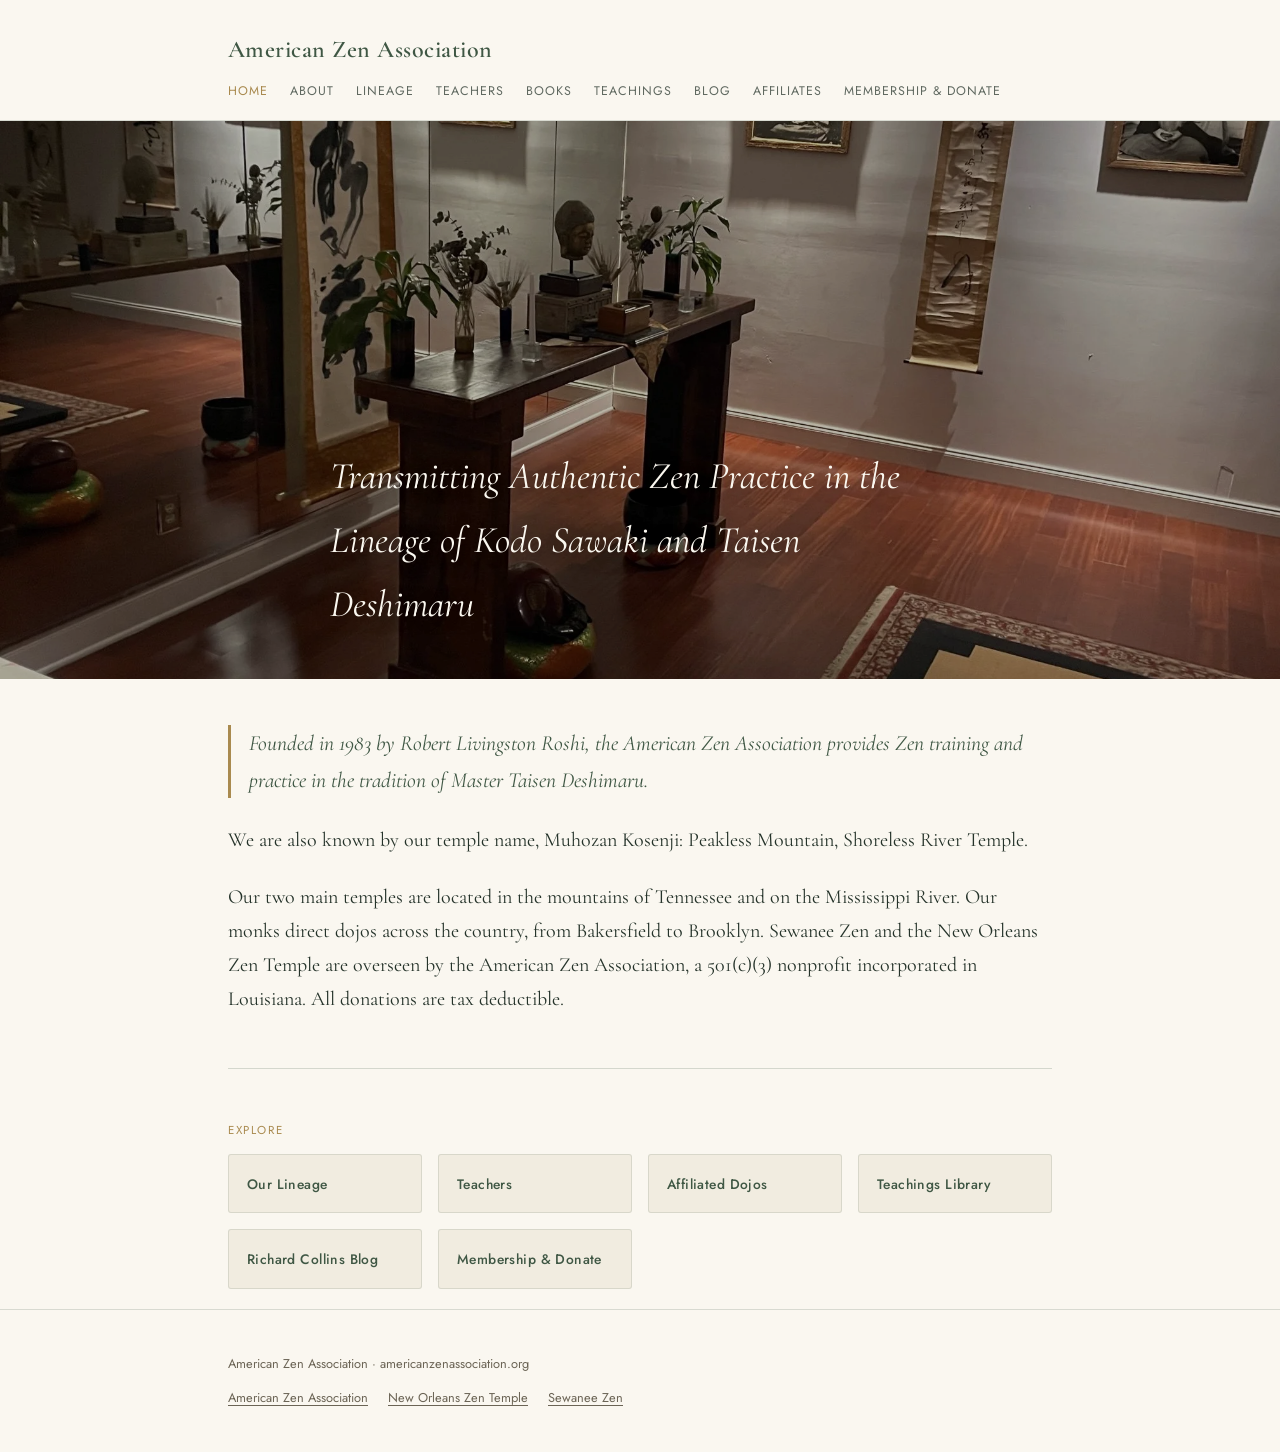
<file: index.html>
<!doctype html>
<html lang="en">
<head>
<meta charset="utf-8">
<meta name="viewport" content="width=device-width, initial-scale=1">
<title>Home · American Zen Association</title>
<meta name="description" content="Welcome — American Zen Association">
<link rel="stylesheet" href="style.css">
</head>
<body>
<header class="site-header">
  <div class="wrap">
    <a class="brand" href="index.html">American Zen Association</a>
    <nav>
      <a href="index.html" class="active">Home</a>
      <a href="about.html">About</a>
      <a href="lineage.html">Lineage</a>
      <a href="teachers.html">Teachers</a>
      <a href="books.html">Books</a>
      <a href="teachings.html">Teachings</a>
      <a href="blog.html">Blog</a>
      <a href="affiliates.html">Affiliates</a>
      <a href="donate.html">Membership & Donate</a>
    </nav>
  </div>
</header>

<div class="hero-wrap">
  <img src="images/dojo_interior.jpg" alt="American Zen Association">
  <div class="hero-overlay"><div class="wrap"><p class="hero-tagline">Transmitting Authentic Zen Practice in the Lineage of Kodo Sawaki and Taisen Deshimaru</p></div></div>
</div>
<main class="wrap">
  
  <div class="content">
  
  <p class="lead">Founded in 1983 by Robert Livingston Roshi, the American Zen Association provides Zen training and practice in the tradition of Master Taisen Deshimaru.</p>
  <p>We are also known by our temple name, Muhozan Kosenji: Peakless Mountain, Shoreless River Temple.</p>
  <p>Our two main temples are located in the mountains of Tennessee and on the Mississippi River. Our monks direct dojos across the country, from Bakersfield to Brooklyn. Sewanee Zen and the New Orleans Zen Temple are overseen by the American Zen Association, a 501(c)(3) nonprofit incorporated in Louisiana. All donations are tax deductible.</p>
  <hr class="divider">
  <p class="eyebrow" style="margin-top:0;">Explore</p>
  <div class="card-row">
    <a class="card" href="lineage.html"><div class="card-title">Our Lineage</div></a>
    <a class="card" href="teachers.html"><div class="card-title">Teachers</div></a>
    <a class="card" href="affiliates.html"><div class="card-title">Affiliated Dojos</div></a>
    <a class="card" href="teachings.html"><div class="card-title">Teachings Library</div></a>
    <a class="card" href="blog.html"><div class="card-title">Richard Collins Blog</div></a>
    <a class="card" href="donate.html"><div class="card-title">Membership &amp; Donate</div></a>
  </div>

  </div>
</main>
<footer class="site-footer">
  <div class="wrap">
    <p>American Zen Association &middot; americanzenassociation.org</p>
    <p class="crosslinks"><a href="https://americanzenassociation.org">American Zen Association</a> <a href="https://neworleanszentemple.org">New Orleans Zen Temple</a> <a href="https://sewaneezen.org">Sewanee Zen</a></p>
  </div>
</footer>
</body>
</html>
</file>
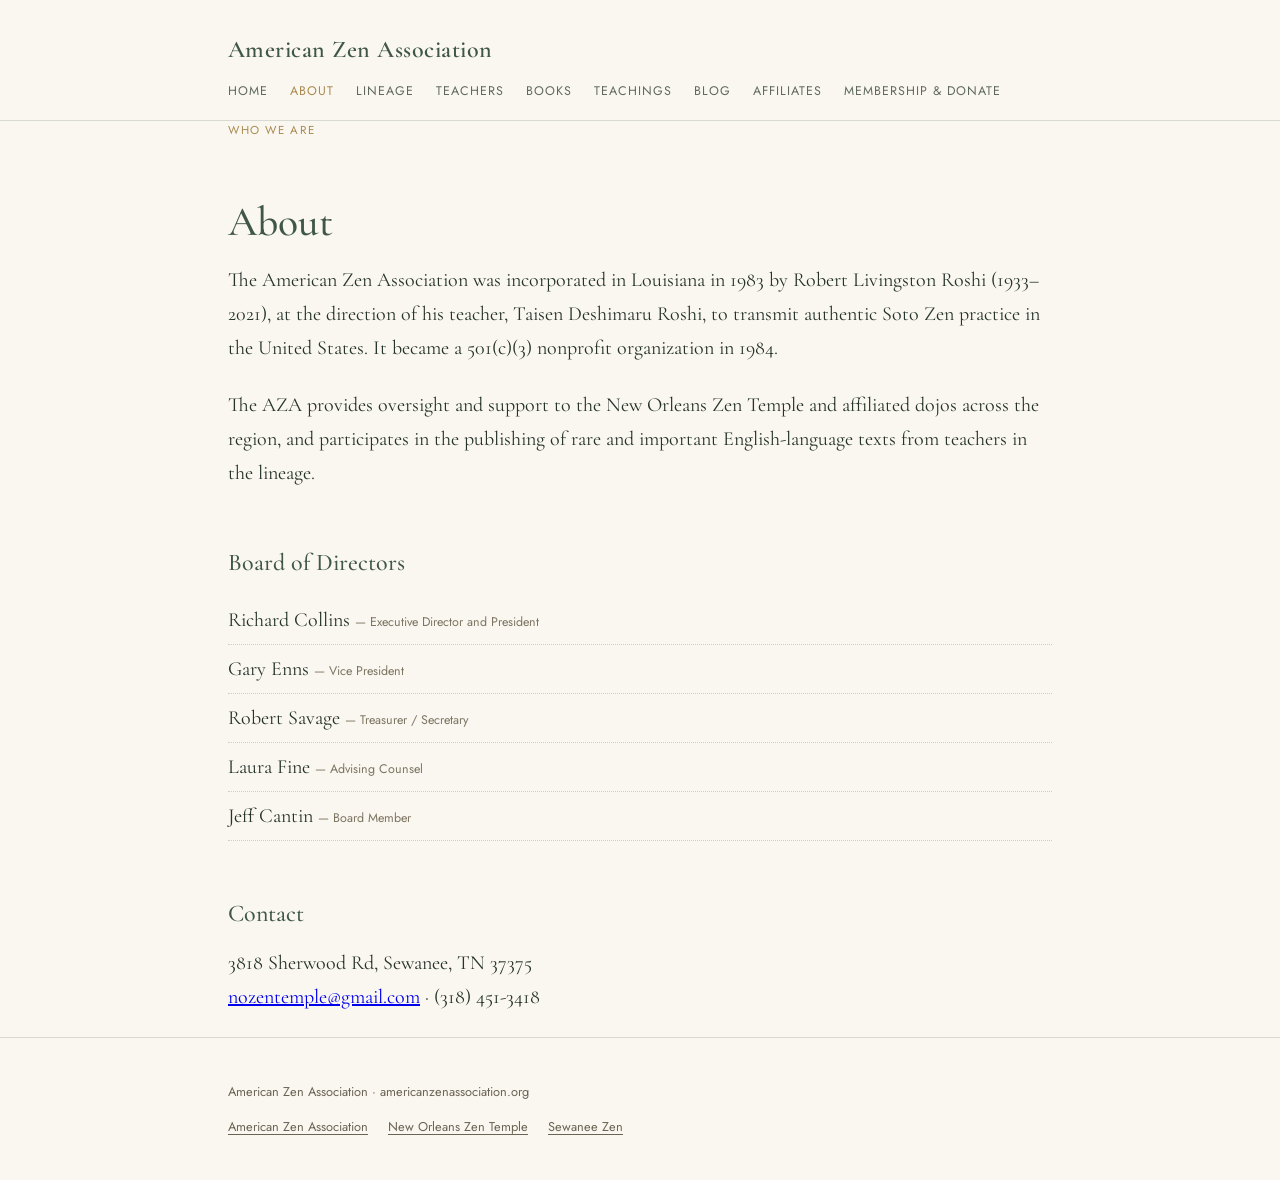
<file: about.html>
<!doctype html>
<html lang="en">
<head>
<meta charset="utf-8">
<meta name="viewport" content="width=device-width, initial-scale=1">
<title>About · American Zen Association</title>
<meta name="description" content="Who We Are — American Zen Association">
<link rel="stylesheet" href="style.css">
</head>
<body>
<header class="site-header">
  <div class="wrap">
    <a class="brand" href="index.html">American Zen Association</a>
    <nav>
      <a href="index.html">Home</a>
      <a href="about.html" class="active">About</a>
      <a href="lineage.html">Lineage</a>
      <a href="teachers.html">Teachers</a>
      <a href="books.html">Books</a>
      <a href="teachings.html">Teachings</a>
      <a href="blog.html">Blog</a>
      <a href="affiliates.html">Affiliates</a>
      <a href="donate.html">Membership & Donate</a>
    </nav>
  </div>
</header>

<main class="wrap">
  <p class="eyebrow">Who We Are</p><h1 class="page-title">About</h1>
  <div class="content">
  
  <p>The American Zen Association was incorporated in Louisiana in 1983 by Robert Livingston Roshi (1933–2021), at the direction of his teacher, Taisen Deshimaru Roshi, to transmit authentic Soto Zen practice in the United States. It became a 501(c)(3) nonprofit organization in 1984.</p>
  <p>The AZA provides oversight and support to the New Orleans Zen Temple and affiliated dojos across the region, and participates in the publishing of rare and important English-language texts from teachers in the lineage.</p>
  <h2>Board of Directors</h2>
  <ul class="roster">
    <li>Richard Collins <span class="role">— Executive Director and President</span></li>
    <li>Gary Enns <span class="role">— Vice President</span></li>
    <li>Robert Savage <span class="role">— Treasurer / Secretary</span></li>
    <li>Laura Fine <span class="role">— Advising Counsel</span></li>
    <li>Jeff Cantin <span class="role">— Board Member</span></li>
  </ul>
  <h2>Contact</h2>
  <p>3818 Sherwood Rd, Sewanee, TN 37375<br>
  <a href="mailto:nozentemple@gmail.com">nozentemple@gmail.com</a> &middot; (318) 451-3418</p>

  </div>
</main>
<footer class="site-footer">
  <div class="wrap">
    <p>American Zen Association &middot; americanzenassociation.org</p>
    <p class="crosslinks"><a href="https://americanzenassociation.org">American Zen Association</a> <a href="https://neworleanszentemple.org">New Orleans Zen Temple</a> <a href="https://sewaneezen.org">Sewanee Zen</a></p>
  </div>
</footer>
</body>
</html>
</file>
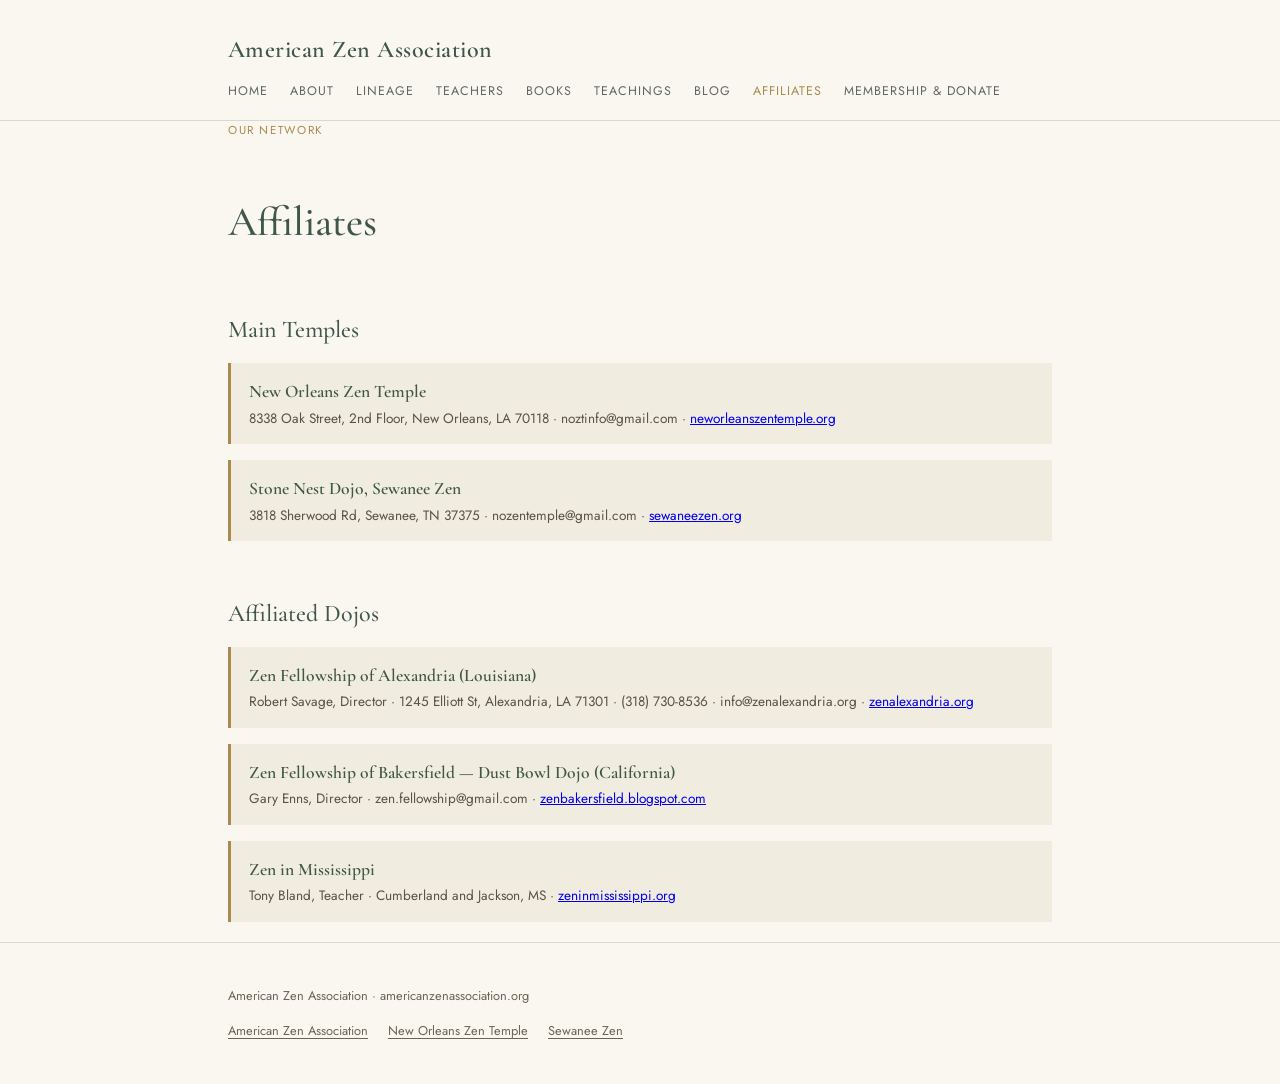
<file: affiliates.html>
<!doctype html>
<html lang="en">
<head>
<meta charset="utf-8">
<meta name="viewport" content="width=device-width, initial-scale=1">
<title>Affiliates · American Zen Association</title>
<meta name="description" content="Our Network — American Zen Association">
<link rel="stylesheet" href="style.css">
</head>
<body>
<header class="site-header">
  <div class="wrap">
    <a class="brand" href="index.html">American Zen Association</a>
    <nav>
      <a href="index.html">Home</a>
      <a href="about.html">About</a>
      <a href="lineage.html">Lineage</a>
      <a href="teachers.html">Teachers</a>
      <a href="books.html">Books</a>
      <a href="teachings.html">Teachings</a>
      <a href="blog.html">Blog</a>
      <a href="affiliates.html" class="active">Affiliates</a>
      <a href="donate.html">Membership & Donate</a>
    </nav>
  </div>
</header>

<main class="wrap">
  <p class="eyebrow">Our Network</p><h1 class="page-title">Affiliates</h1>
  <div class="content">
  
  <h2>Main Temples</h2>
  <div class="addr-card"><div class="addr-name">New Orleans Zen Temple</div>
    <div class="addr-detail">8338 Oak Street, 2nd Floor, New Orleans, LA 70118 &middot; noztinfo@gmail.com &middot; <a href="https://neworleanszentemple.org">neworleanszentemple.org</a></div></div>
  <div class="addr-card"><div class="addr-name">Stone Nest Dojo, Sewanee Zen</div>
    <div class="addr-detail">3818 Sherwood Rd, Sewanee, TN 37375 &middot; nozentemple@gmail.com &middot; <a href="https://sewaneezen.org">sewaneezen.org</a></div></div>
  <h2>Affiliated Dojos</h2>
  <div class="addr-card"><div class="addr-name">Zen Fellowship of Alexandria (Louisiana)</div>
    <div class="addr-detail">Robert Savage, Director &middot; 1245 Elliott St, Alexandria, LA 71301 &middot; (318) 730-8536 &middot; info@zenalexandria.org &middot; <a href="https://www.zenalexandria.org">zenalexandria.org</a></div></div>
  <div class="addr-card"><div class="addr-name">Zen Fellowship of Bakersfield — Dust Bowl Dojo (California)</div>
    <div class="addr-detail">Gary Enns, Director &middot; zen.fellowship@gmail.com &middot; <a href="https://zenbakersfield.blogspot.com">zenbakersfield.blogspot.com</a></div></div>
  <div class="addr-card"><div class="addr-name">Zen in Mississippi</div>
    <div class="addr-detail">Tony Bland, Teacher &middot; Cumberland and Jackson, MS &middot; <a href="http://zeninmississippi.org">zeninmississippi.org</a></div></div>

  </div>
</main>
<footer class="site-footer">
  <div class="wrap">
    <p>American Zen Association &middot; americanzenassociation.org</p>
    <p class="crosslinks"><a href="https://americanzenassociation.org">American Zen Association</a> <a href="https://neworleanszentemple.org">New Orleans Zen Temple</a> <a href="https://sewaneezen.org">Sewanee Zen</a></p>
  </div>
</footer>
</body>
</html>
</file>
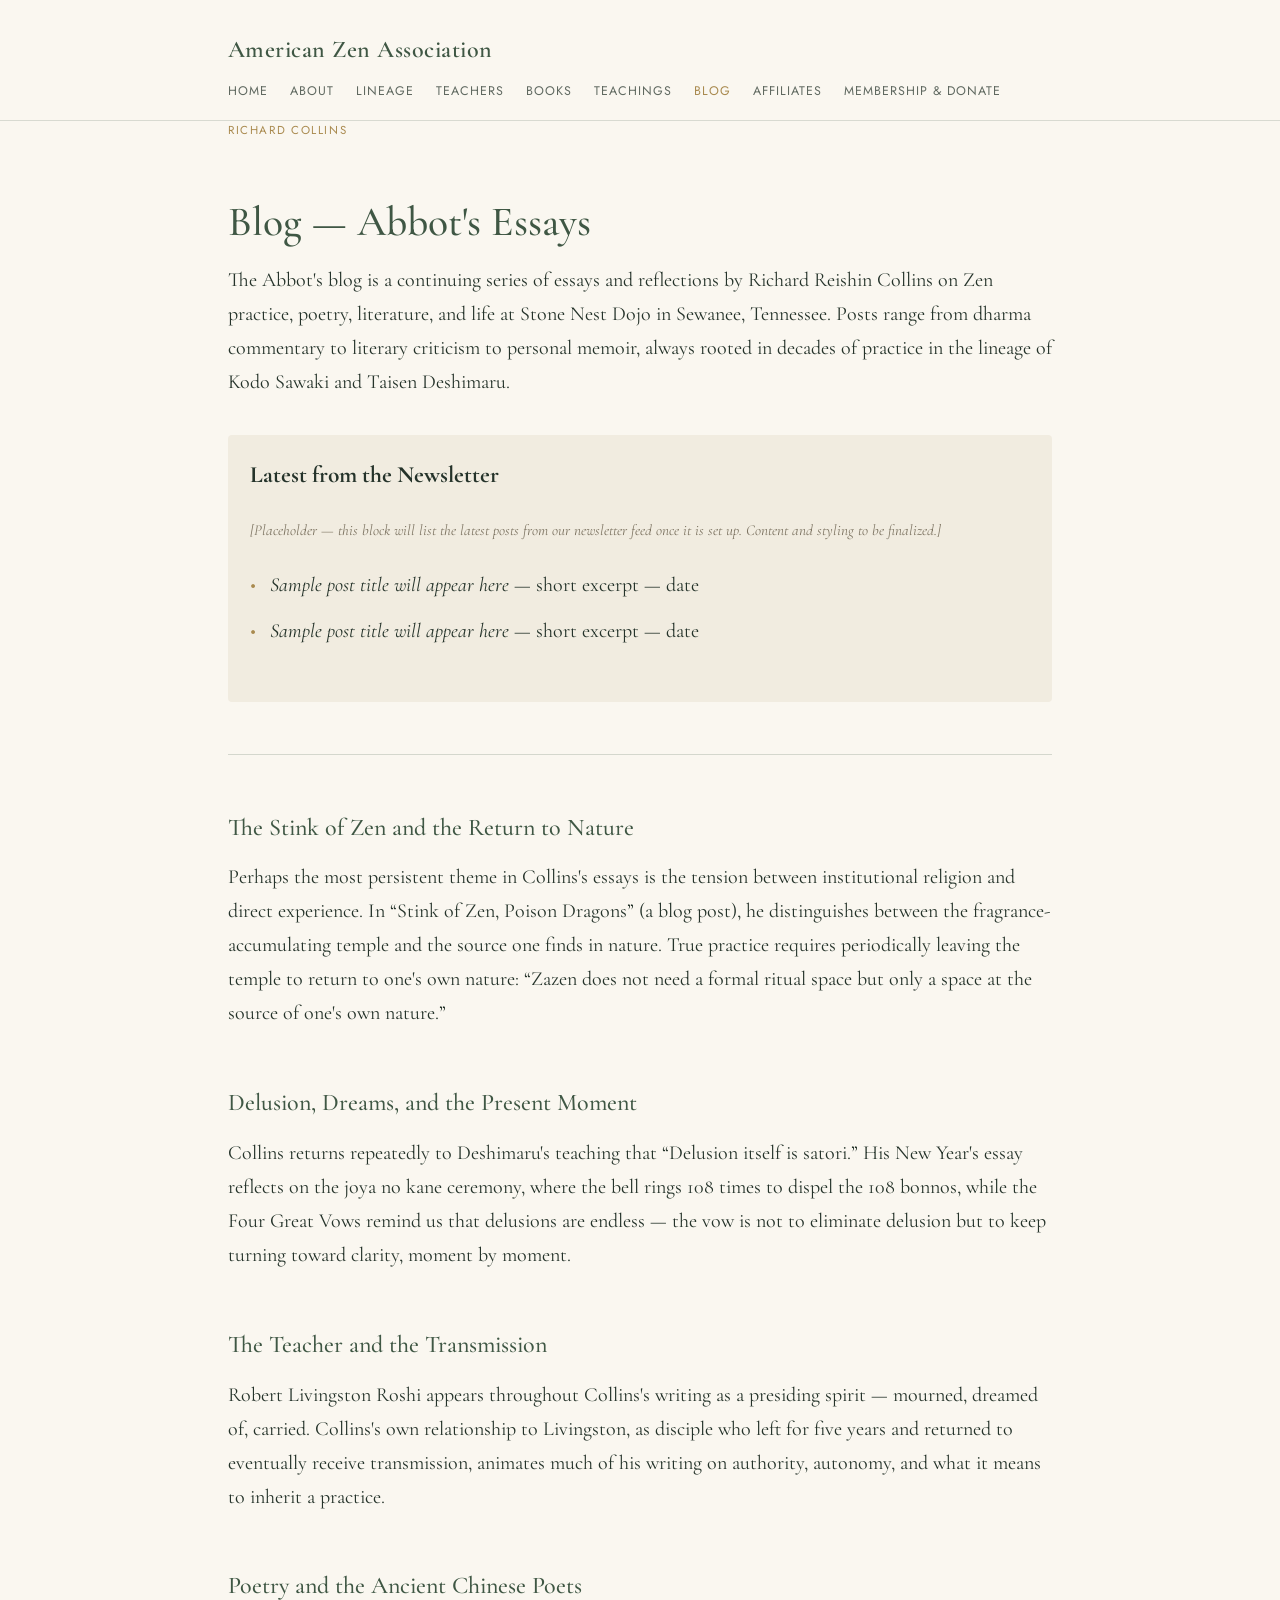
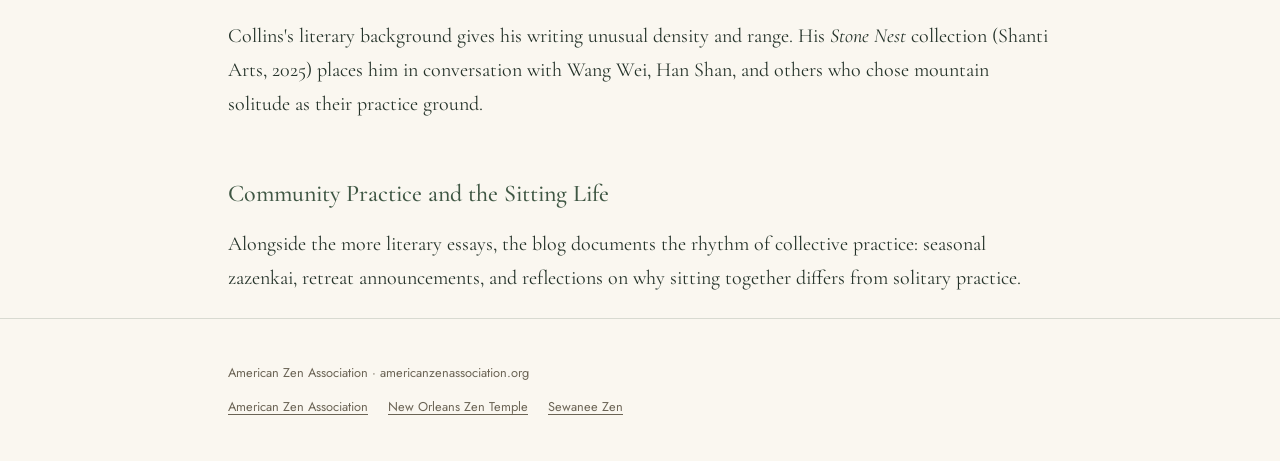
<file: blog.html>
<!doctype html>
<html lang="en">
<head>
<meta charset="utf-8">
<meta name="viewport" content="width=device-width, initial-scale=1">
<title>Blog — Abbot's Essays · American Zen Association</title>
<meta name="description" content="Richard Collins — American Zen Association">
<link rel="stylesheet" href="style.css">
</head>
<body>
<header class="site-header">
  <div class="wrap">
    <a class="brand" href="index.html">American Zen Association</a>
    <nav>
      <a href="index.html">Home</a>
      <a href="about.html">About</a>
      <a href="lineage.html">Lineage</a>
      <a href="teachers.html">Teachers</a>
      <a href="books.html">Books</a>
      <a href="teachings.html">Teachings</a>
      <a href="blog.html" class="active">Blog</a>
      <a href="affiliates.html">Affiliates</a>
      <a href="donate.html">Membership & Donate</a>
    </nav>
  </div>
</header>

<main class="wrap">
  <p class="eyebrow">Richard Collins</p><h1 class="page-title">Blog — Abbot's Essays</h1>
  <div class="content">
  
  <p>The Abbot's blog is a continuing series of essays and reflections by Richard Reishin Collins on Zen practice, poetry, literature, and life at Stone Nest Dojo in Sewanee, Tennessee. Posts range from dharma commentary to literary criticism to personal memoir, always rooted in decades of practice in the lineage of Kodo Sawaki and Taisen Deshimaru.</p>
  <div class="info-box" id="rss-feed-placeholder">
    <h3>Latest from the Newsletter</h3>
    <p class="note-soft">[Placeholder &mdash; this block will list the latest posts from our newsletter feed once it is set up. Content and styling to be finalized.]</p>
    <ul class="plain-list">
      <li><em>Sample post title will appear here</em> &mdash; short excerpt &mdash; date</li>
      <li><em>Sample post title will appear here</em> &mdash; short excerpt &mdash; date</li>
    </ul>
  </div>
  <hr class="divider">
  <h2>The Stink of Zen and the Return to Nature</h2>
  <p>Perhaps the most persistent theme in Collins's essays is the tension between institutional religion and direct experience. In &ldquo;Stink of Zen, Poison Dragons&rdquo; (a blog post), he distinguishes between the fragrance-accumulating temple and the source one finds in nature. True practice requires periodically leaving the temple to return to one's own nature: &ldquo;Zazen does not need a formal ritual space but only a space at the source of one's own nature.&rdquo;</p>
  <h2>Delusion, Dreams, and the Present Moment</h2>
  <p>Collins returns repeatedly to Deshimaru's teaching that &ldquo;Delusion itself is satori.&rdquo; His New Year's essay reflects on the joya no kane ceremony, where the bell rings 108 times to dispel the 108 bonnos, while the Four Great Vows remind us that delusions are endless — the vow is not to eliminate delusion but to keep turning toward clarity, moment by moment.</p>
  <h2>The Teacher and the Transmission</h2>
  <p>Robert Livingston Roshi appears throughout Collins's writing as a presiding spirit — mourned, dreamed of, carried. Collins's own relationship to Livingston, as disciple who left for five years and returned to eventually receive transmission, animates much of his writing on authority, autonomy, and what it means to inherit a practice.</p>
  <h2>Poetry and the Ancient Chinese Poets</h2>
  <p>Collins's literary background gives his writing unusual density and range. His <em>Stone Nest</em> collection (Shanti Arts, 2025) places him in conversation with Wang Wei, Han Shan, and others who chose mountain solitude as their practice ground.</p>
  <h2>Community Practice and the Sitting Life</h2>
  <p>Alongside the more literary essays, the blog documents the rhythm of collective practice: seasonal zazenkai, retreat announcements, and reflections on why sitting together differs from solitary practice.</p>

  </div>
</main>
<footer class="site-footer">
  <div class="wrap">
    <p>American Zen Association &middot; americanzenassociation.org</p>
    <p class="crosslinks"><a href="https://americanzenassociation.org">American Zen Association</a> <a href="https://neworleanszentemple.org">New Orleans Zen Temple</a> <a href="https://sewaneezen.org">Sewanee Zen</a></p>
  </div>
</footer>
</body>
</html>
</file>
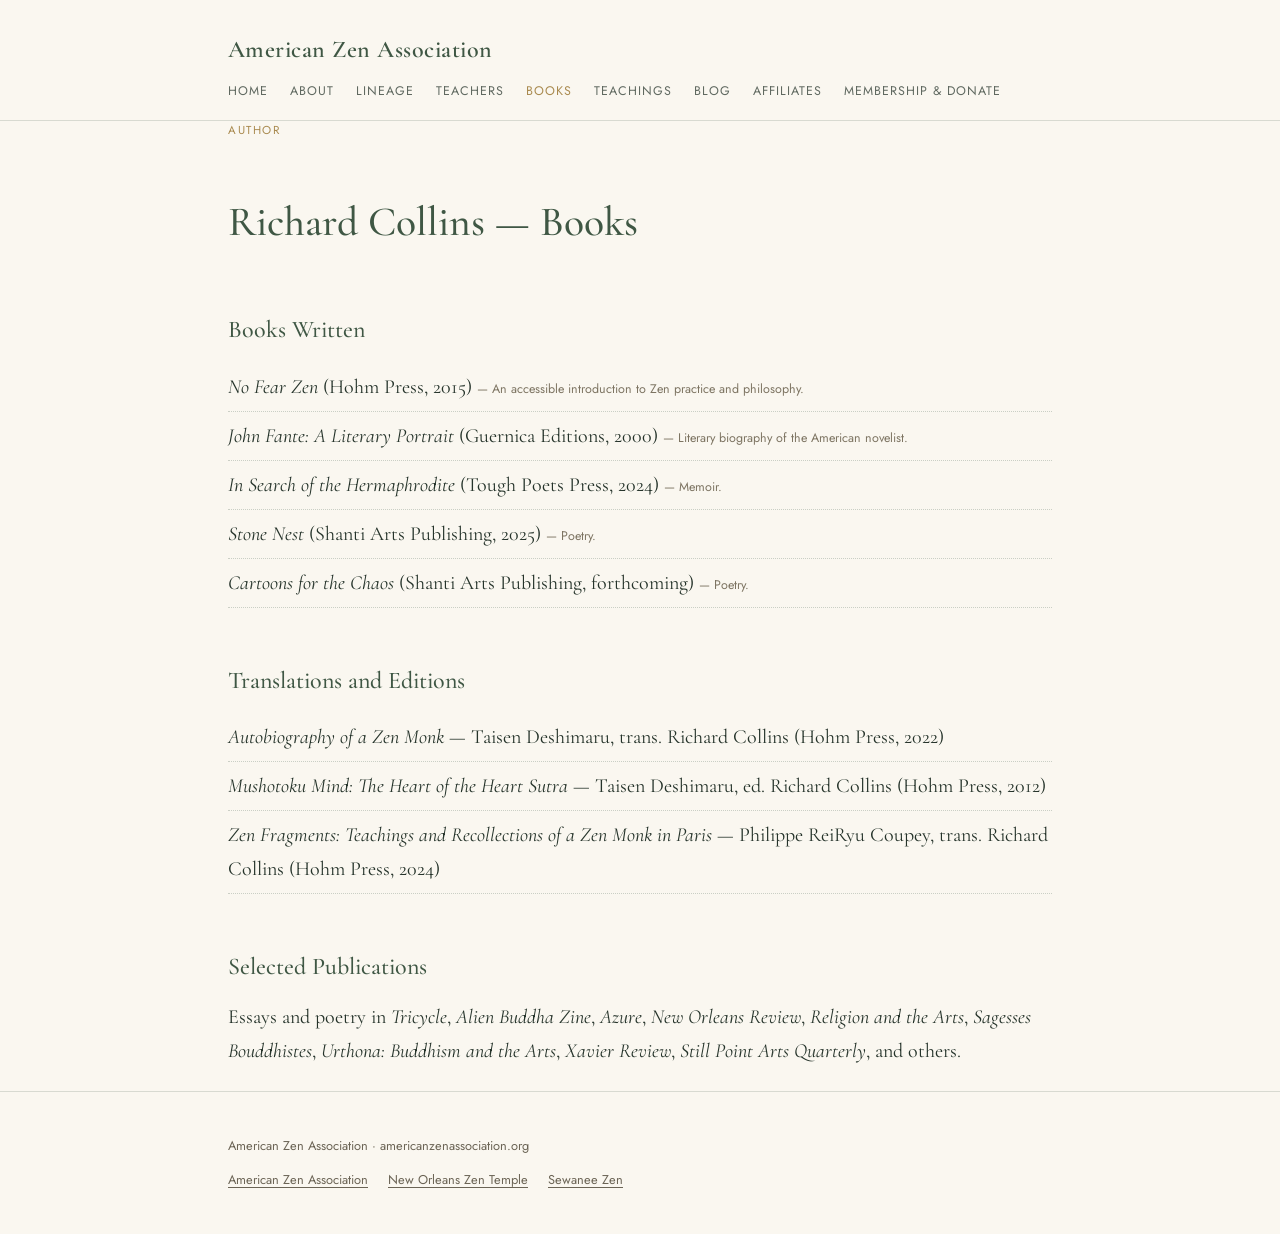
<file: books.html>
<!doctype html>
<html lang="en">
<head>
<meta charset="utf-8">
<meta name="viewport" content="width=device-width, initial-scale=1">
<title>Richard Collins — Books · American Zen Association</title>
<meta name="description" content="Author — American Zen Association">
<link rel="stylesheet" href="style.css">
</head>
<body>
<header class="site-header">
  <div class="wrap">
    <a class="brand" href="index.html">American Zen Association</a>
    <nav>
      <a href="index.html">Home</a>
      <a href="about.html">About</a>
      <a href="lineage.html">Lineage</a>
      <a href="teachers.html">Teachers</a>
      <a href="books.html" class="active">Books</a>
      <a href="teachings.html">Teachings</a>
      <a href="blog.html">Blog</a>
      <a href="affiliates.html">Affiliates</a>
      <a href="donate.html">Membership & Donate</a>
    </nav>
  </div>
</header>

<main class="wrap">
  <p class="eyebrow">Author</p><h1 class="page-title">Richard Collins — Books</h1>
  <div class="content">
  
  <h2>Books Written</h2>
  <ul class="roster">
    <li><em>No Fear Zen</em> (Hohm Press, 2015) <span class="role">— An accessible introduction to Zen practice and philosophy.</span></li>
    <li><em>John Fante: A Literary Portrait</em> (Guernica Editions, 2000) <span class="role">— Literary biography of the American novelist.</span></li>
    <li><em>In Search of the Hermaphrodite</em> (Tough Poets Press, 2024) <span class="role">— Memoir.</span></li>
    <li><em>Stone Nest</em> (Shanti Arts Publishing, 2025) <span class="role">— Poetry.</span></li>
    <li><em>Cartoons for the Chaos</em> (Shanti Arts Publishing, forthcoming) <span class="role">— Poetry.</span></li>
  </ul>
  <h2>Translations and Editions</h2>
  <ul class="roster">
    <li><em>Autobiography of a Zen Monk</em> — Taisen Deshimaru, trans. Richard Collins (Hohm Press, 2022)</li>
    <li><em>Mushotoku Mind: The Heart of the Heart Sutra</em> — Taisen Deshimaru, ed. Richard Collins (Hohm Press, 2012)</li>
    <li><em>Zen Fragments: Teachings and Recollections of a Zen Monk in Paris</em> — Philippe ReiRyu Coupey, trans. Richard Collins (Hohm Press, 2024)</li>
  </ul>
  <h2>Selected Publications</h2>
  <p>Essays and poetry in <em>Tricycle</em>, <em>Alien Buddha Zine</em>, <em>Azure</em>, <em>New Orleans Review</em>, <em>Religion and the Arts</em>, <em>Sagesses Bouddhistes</em>, <em>Urthona: Buddhism and the Arts</em>, <em>Xavier Review</em>, <em>Still Point Arts Quarterly</em>, and others.</p>

  </div>
</main>
<footer class="site-footer">
  <div class="wrap">
    <p>American Zen Association &middot; americanzenassociation.org</p>
    <p class="crosslinks"><a href="https://americanzenassociation.org">American Zen Association</a> <a href="https://neworleanszentemple.org">New Orleans Zen Temple</a> <a href="https://sewaneezen.org">Sewanee Zen</a></p>
  </div>
</footer>
</body>
</html>
</file>
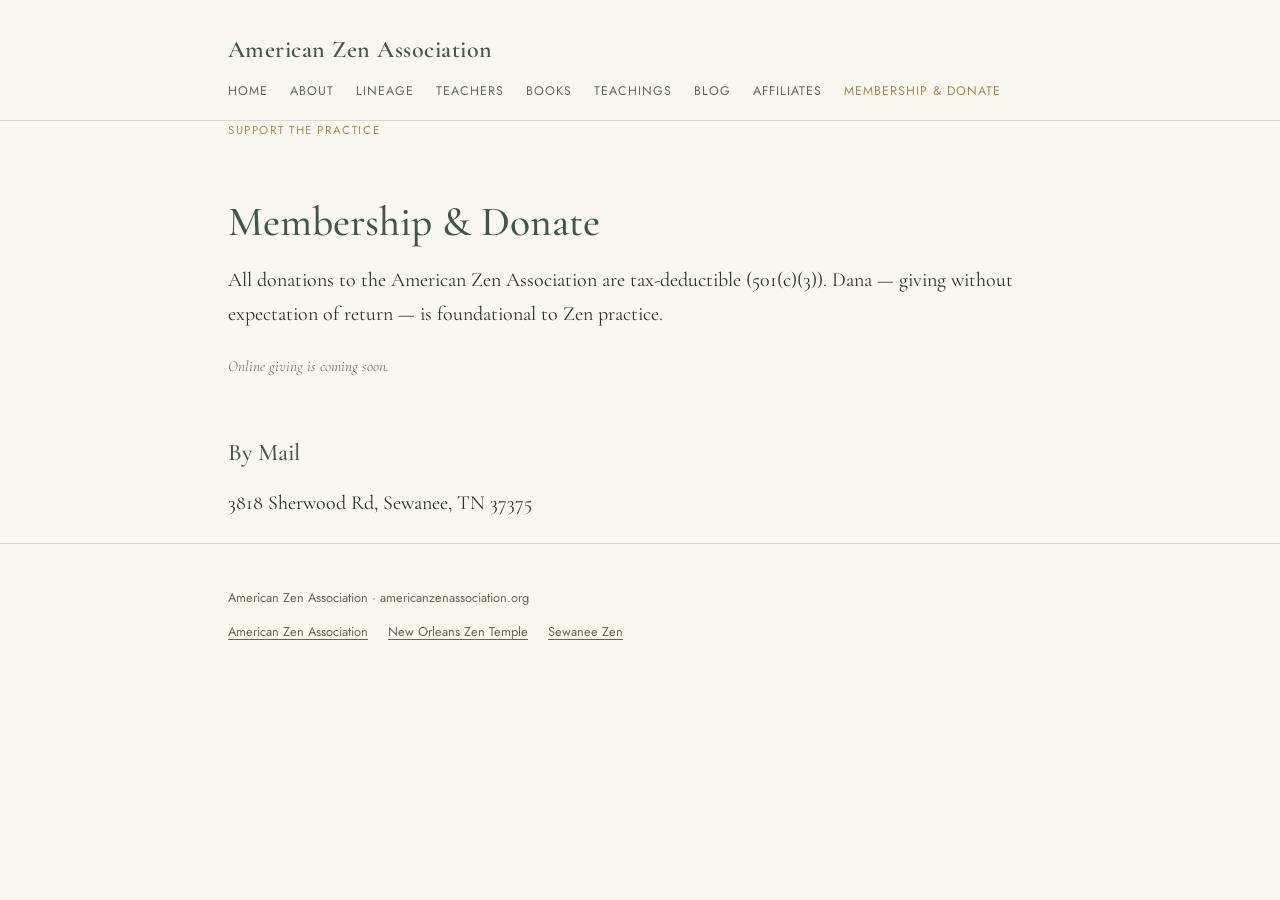
<file: donate.html>
<!doctype html>
<html lang="en">
<head>
<meta charset="utf-8">
<meta name="viewport" content="width=device-width, initial-scale=1">
<title>Membership & Donate · American Zen Association</title>
<meta name="description" content="Support the Practice — American Zen Association">
<link rel="stylesheet" href="style.css">
</head>
<body>
<header class="site-header">
  <div class="wrap">
    <a class="brand" href="index.html">American Zen Association</a>
    <nav>
      <a href="index.html">Home</a>
      <a href="about.html">About</a>
      <a href="lineage.html">Lineage</a>
      <a href="teachers.html">Teachers</a>
      <a href="books.html">Books</a>
      <a href="teachings.html">Teachings</a>
      <a href="blog.html">Blog</a>
      <a href="affiliates.html">Affiliates</a>
      <a href="donate.html" class="active">Membership & Donate</a>
    </nav>
  </div>
</header>

<main class="wrap">
  <p class="eyebrow">Support the Practice</p><h1 class="page-title">Membership & Donate</h1>
  <div class="content">
  
  <p>All donations to the American Zen Association are tax-deductible (501(c)(3)). Dana — giving without expectation of return — is foundational to Zen practice.</p>
  <p class="note-soft">Online giving is coming soon.</p>
  <h2>By Mail</h2>
  <p>3818 Sherwood Rd, Sewanee, TN 37375</p>

  </div>
</main>
<footer class="site-footer">
  <div class="wrap">
    <p>American Zen Association &middot; americanzenassociation.org</p>
    <p class="crosslinks"><a href="https://americanzenassociation.org">American Zen Association</a> <a href="https://neworleanszentemple.org">New Orleans Zen Temple</a> <a href="https://sewaneezen.org">Sewanee Zen</a></p>
  </div>
</footer>
</body>
</html>
</file>
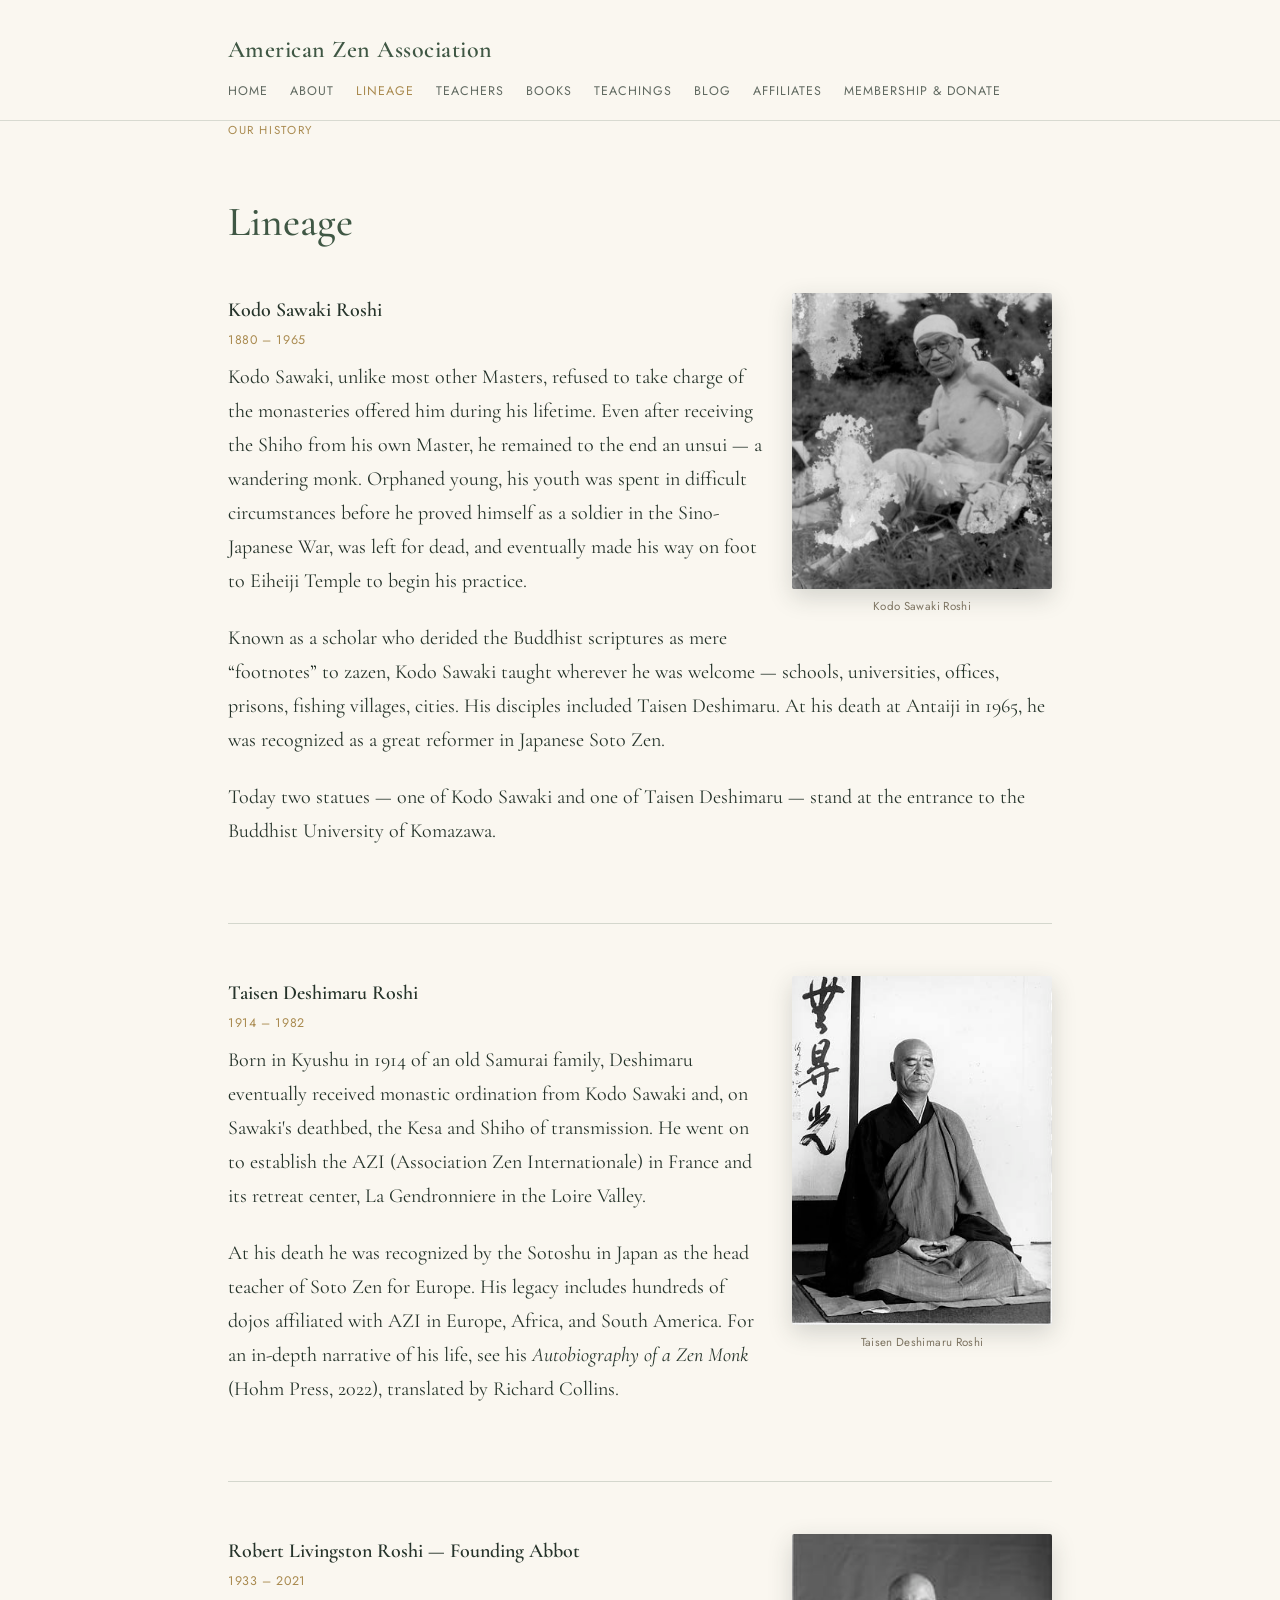
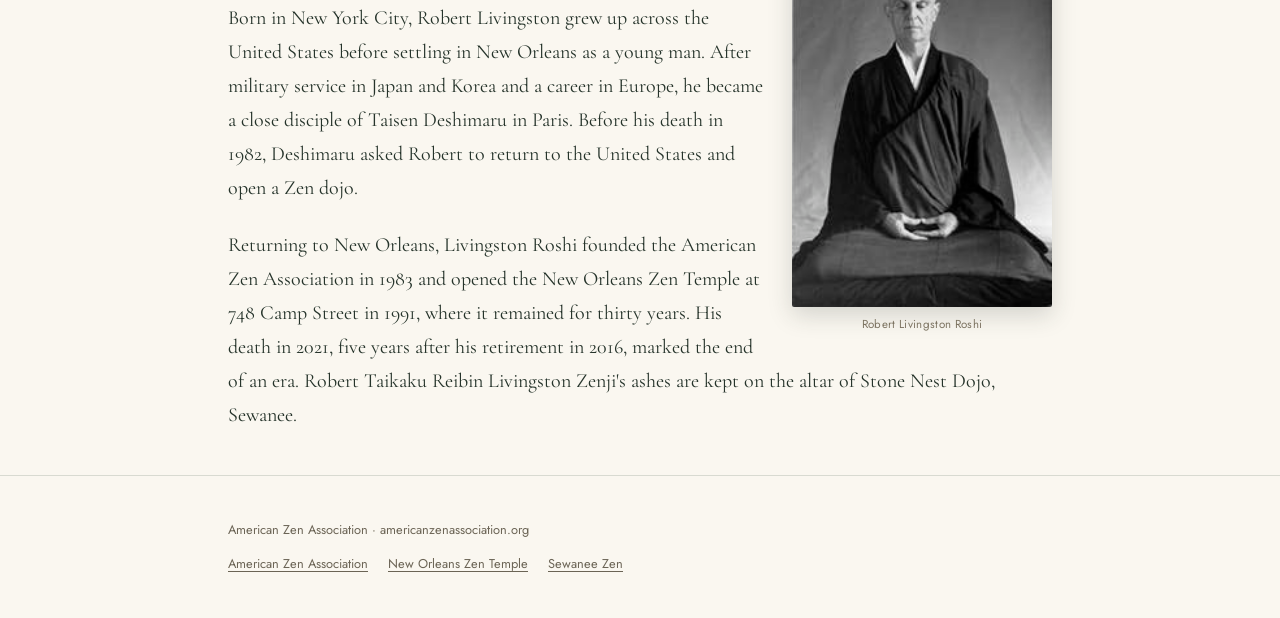
<file: lineage.html>
<!doctype html>
<html lang="en">
<head>
<meta charset="utf-8">
<meta name="viewport" content="width=device-width, initial-scale=1">
<title>Lineage · American Zen Association</title>
<meta name="description" content="Our History — American Zen Association">
<link rel="stylesheet" href="style.css">
</head>
<body>
<header class="site-header">
  <div class="wrap">
    <a class="brand" href="index.html">American Zen Association</a>
    <nav>
      <a href="index.html">Home</a>
      <a href="about.html">About</a>
      <a href="lineage.html" class="active">Lineage</a>
      <a href="teachers.html">Teachers</a>
      <a href="books.html">Books</a>
      <a href="teachings.html">Teachings</a>
      <a href="blog.html">Blog</a>
      <a href="affiliates.html">Affiliates</a>
      <a href="donate.html">Membership & Donate</a>
    </nav>
  </div>
</header>

<main class="wrap">
  <p class="eyebrow">Our History</p><h1 class="page-title">Lineage</h1>
  <div class="content">
  <div class="clearfix">
  <figure class="portrait"><img src="images/sawaki_069.jpg" alt="Kodo Sawaki Roshi"><figcaption>Kodo Sawaki Roshi</figcaption></figure>
  <div>
  <h3 class="person">Kodo Sawaki Roshi</h3>
  <p class="person-meta">1880 – 1965</p>
  <p>Kodo Sawaki, unlike most other Masters, refused to take charge of the monasteries offered him during his lifetime. Even after receiving the Shiho from his own Master, he remained to the end an unsui — a wandering monk. Orphaned young, his youth was spent in difficult circumstances before he proved himself as a soldier in the Sino-Japanese War, was left for dead, and eventually made his way on foot to Eiheiji Temple to begin his practice.</p>
  <p>Known as a scholar who derided the Buddhist scriptures as mere &ldquo;footnotes&rdquo; to zazen, Kodo Sawaki taught wherever he was welcome — schools, universities, offices, prisons, fishing villages, cities. His disciples included Taisen Deshimaru. At his death at Antaiji in 1965, he was recognized as a great reformer in Japanese Soto Zen.</p>
  <p>Today two statues — one of Kodo Sawaki and one of Taisen Deshimaru — stand at the entrance to the Buddhist University of Komazawa.</p>
</div>
</div><hr class="divider"><div class="clearfix">
  <figure class="portrait"><img src="images/deshimaru_zazen.jpg" alt="Taisen Deshimaru Roshi"><figcaption>Taisen Deshimaru Roshi</figcaption></figure>
  <div>
  <h3 class="person">Taisen Deshimaru Roshi</h3>
  <p class="person-meta">1914 – 1982</p>
  <p>Born in Kyushu in 1914 of an old Samurai family, Deshimaru eventually received monastic ordination from Kodo Sawaki and, on Sawaki's deathbed, the Kesa and Shiho of transmission. He went on to establish the AZI (Association Zen Internationale) in France and its retreat center, La Gendronniere in the Loire Valley.</p>
  <p>At his death he was recognized by the Sotoshu in Japan as the head teacher of Soto Zen for Europe. His legacy includes hundreds of dojos affiliated with AZI in Europe, Africa, and South America. For an in-depth narrative of his life, see his <em>Autobiography of a Zen Monk</em> (Hohm Press, 2022), translated by Richard Collins.</p>
</div>
</div><hr class="divider"><div class="clearfix">
  <figure class="portrait"><img src="images/livingston_portrait.jpg" alt="Robert Livingston Roshi"><figcaption>Robert Livingston Roshi</figcaption></figure>
  <div>
  <h3 class="person">Robert Livingston Roshi — Founding Abbot</h3>
  <p class="person-meta">1933 – 2021</p>
  <p>Born in New York City, Robert Livingston grew up across the United States before settling in New Orleans as a young man. After military service in Japan and Korea and a career in Europe, he became a close disciple of Taisen Deshimaru in Paris. Before his death in 1982, Deshimaru asked Robert to return to the United States and open a Zen dojo.</p>
  <p>Returning to New Orleans, Livingston Roshi founded the American Zen Association in 1983 and opened the New Orleans Zen Temple at 748 Camp Street in 1991, where it remained for thirty years. His death in 2021, five years after his retirement in 2016, marked the end of an era. Robert Taikaku Reibin Livingston Zenji's ashes are kept on the altar of Stone Nest Dojo, Sewanee.</p>
</div>
</div>
  </div>
</main>
<footer class="site-footer">
  <div class="wrap">
    <p>American Zen Association &middot; americanzenassociation.org</p>
    <p class="crosslinks"><a href="https://americanzenassociation.org">American Zen Association</a> <a href="https://neworleanszentemple.org">New Orleans Zen Temple</a> <a href="https://sewaneezen.org">Sewanee Zen</a></p>
  </div>
</footer>
</body>
</html>
</file>
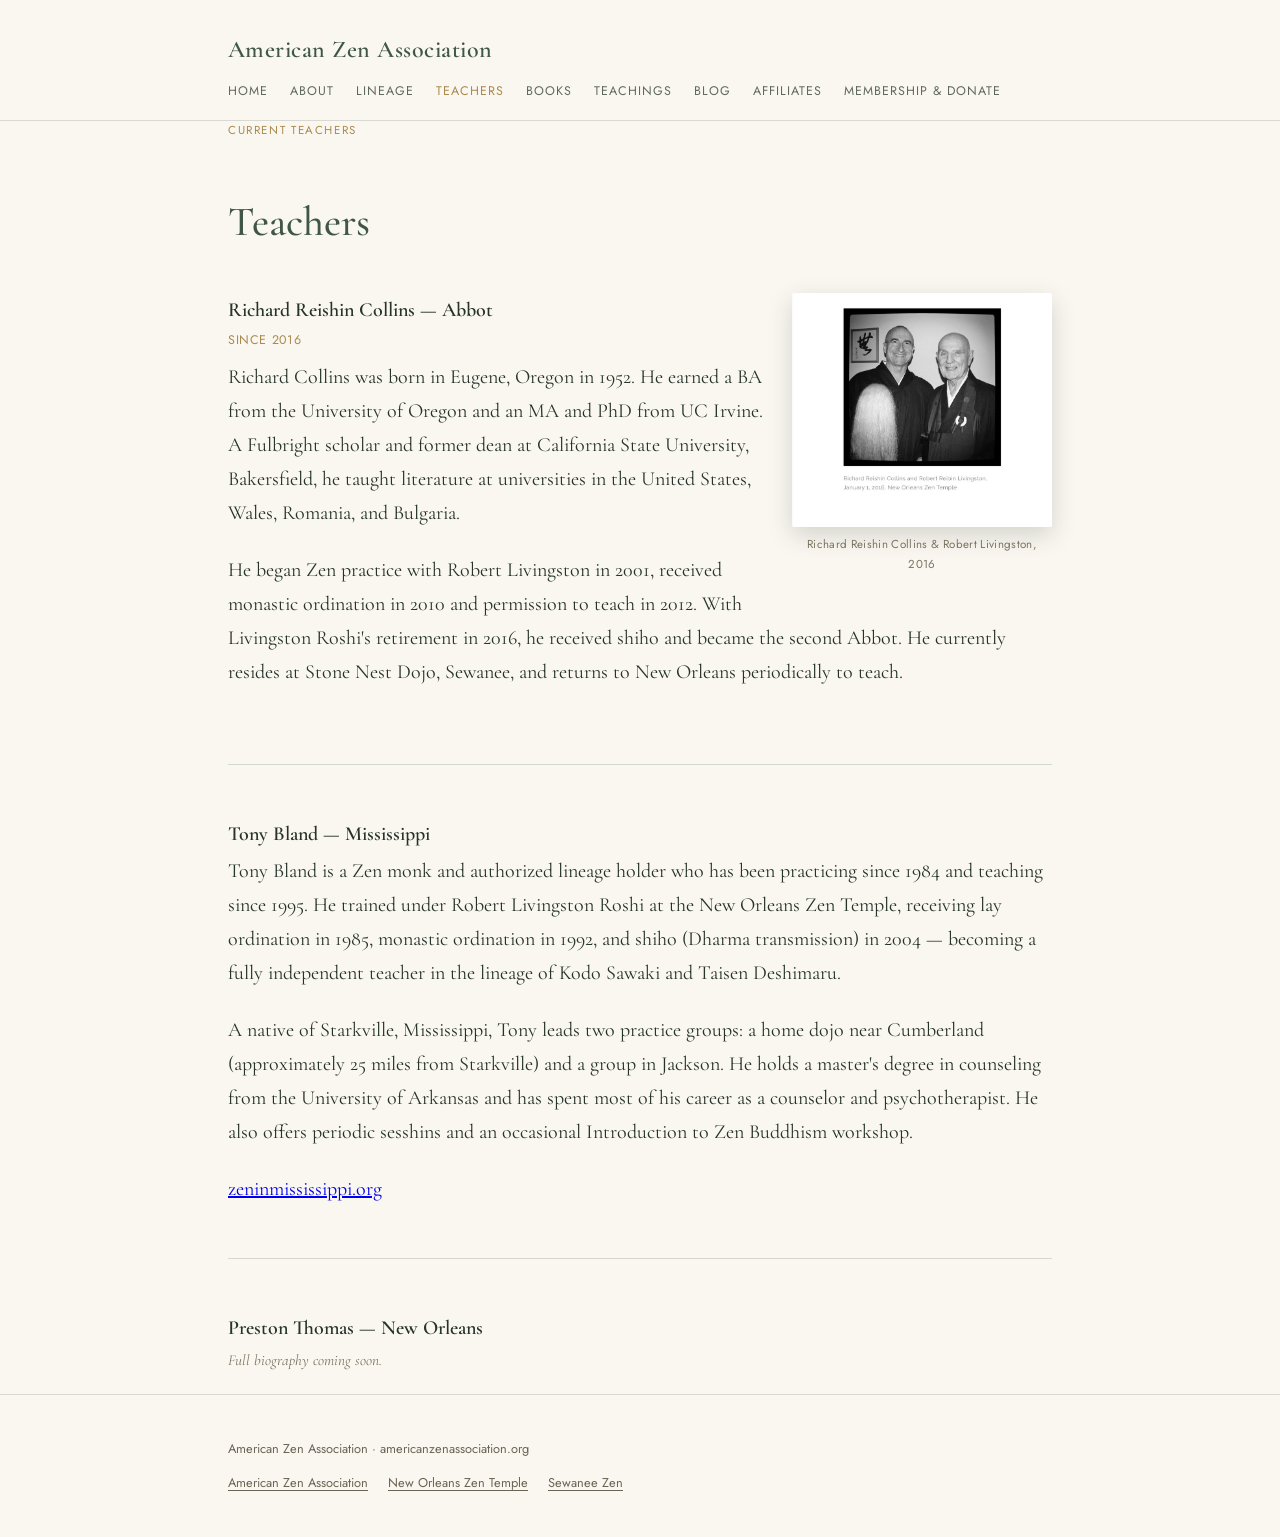
<file: teachers.html>
<!doctype html>
<html lang="en">
<head>
<meta charset="utf-8">
<meta name="viewport" content="width=device-width, initial-scale=1">
<title>Teachers · American Zen Association</title>
<meta name="description" content="Current Teachers — American Zen Association">
<link rel="stylesheet" href="style.css">
</head>
<body>
<header class="site-header">
  <div class="wrap">
    <a class="brand" href="index.html">American Zen Association</a>
    <nav>
      <a href="index.html">Home</a>
      <a href="about.html">About</a>
      <a href="lineage.html">Lineage</a>
      <a href="teachers.html" class="active">Teachers</a>
      <a href="books.html">Books</a>
      <a href="teachings.html">Teachings</a>
      <a href="blog.html">Blog</a>
      <a href="affiliates.html">Affiliates</a>
      <a href="donate.html">Membership & Donate</a>
    </nav>
  </div>
</header>

<main class="wrap">
  <p class="eyebrow">Current Teachers</p><h1 class="page-title">Teachers</h1>
  <div class="content">
  <div class="clearfix">
  <figure class="portrait"><img src="images/collins_livingston_2016.jpg" alt="Richard Reishin Collins & Robert Livingston, 2016"><figcaption>Richard Reishin Collins & Robert Livingston, 2016</figcaption></figure>
  <div>
  <h3 class="person">Richard Reishin Collins — Abbot</h3>
  <p class="person-meta">Since 2016</p>
  <p>Richard Collins was born in Eugene, Oregon in 1952. He earned a BA from the University of Oregon and an MA and PhD from UC Irvine. A Fulbright scholar and former dean at California State University, Bakersfield, he taught literature at universities in the United States, Wales, Romania, and Bulgaria.</p>
  <p>He began Zen practice with Robert Livingston in 2001, received monastic ordination in 2010 and permission to teach in 2012. With Livingston Roshi's retirement in 2016, he received shiho and became the second Abbot. He currently resides at Stone Nest Dojo, Sewanee, and returns to New Orleans periodically to teach.</p>
</div>
</div><hr class="divider">
  <h3 class="person">Tony Bland — Mississippi</h3>
  <p>Tony Bland is a Zen monk and authorized lineage holder who has been practicing since 1984 and teaching since 1995. He trained under Robert Livingston Roshi at the New Orleans Zen Temple, receiving lay ordination in 1985, monastic ordination in 1992, and shiho (Dharma transmission) in 2004 — becoming a fully independent teacher in the lineage of Kodo Sawaki and Taisen Deshimaru.</p>
  <p>A native of Starkville, Mississippi, Tony leads two practice groups: a home dojo near Cumberland (approximately 25 miles from Starkville) and a group in Jackson. He holds a master's degree in counseling from the University of Arkansas and has spent most of his career as a counselor and psychotherapist. He also offers periodic sesshins and an occasional Introduction to Zen Buddhism workshop.</p>
  <p><a href="http://zeninmississippi.org">zeninmississippi.org</a></p>
  <hr class="divider">
  <h3 class="person">Preston Thomas — New Orleans</h3>
  <p class="note-soft">Full biography coming soon.</p>

  </div>
</main>
<footer class="site-footer">
  <div class="wrap">
    <p>American Zen Association &middot; americanzenassociation.org</p>
    <p class="crosslinks"><a href="https://americanzenassociation.org">American Zen Association</a> <a href="https://neworleanszentemple.org">New Orleans Zen Temple</a> <a href="https://sewaneezen.org">Sewanee Zen</a></p>
  </div>
</footer>
</body>
</html>
</file>
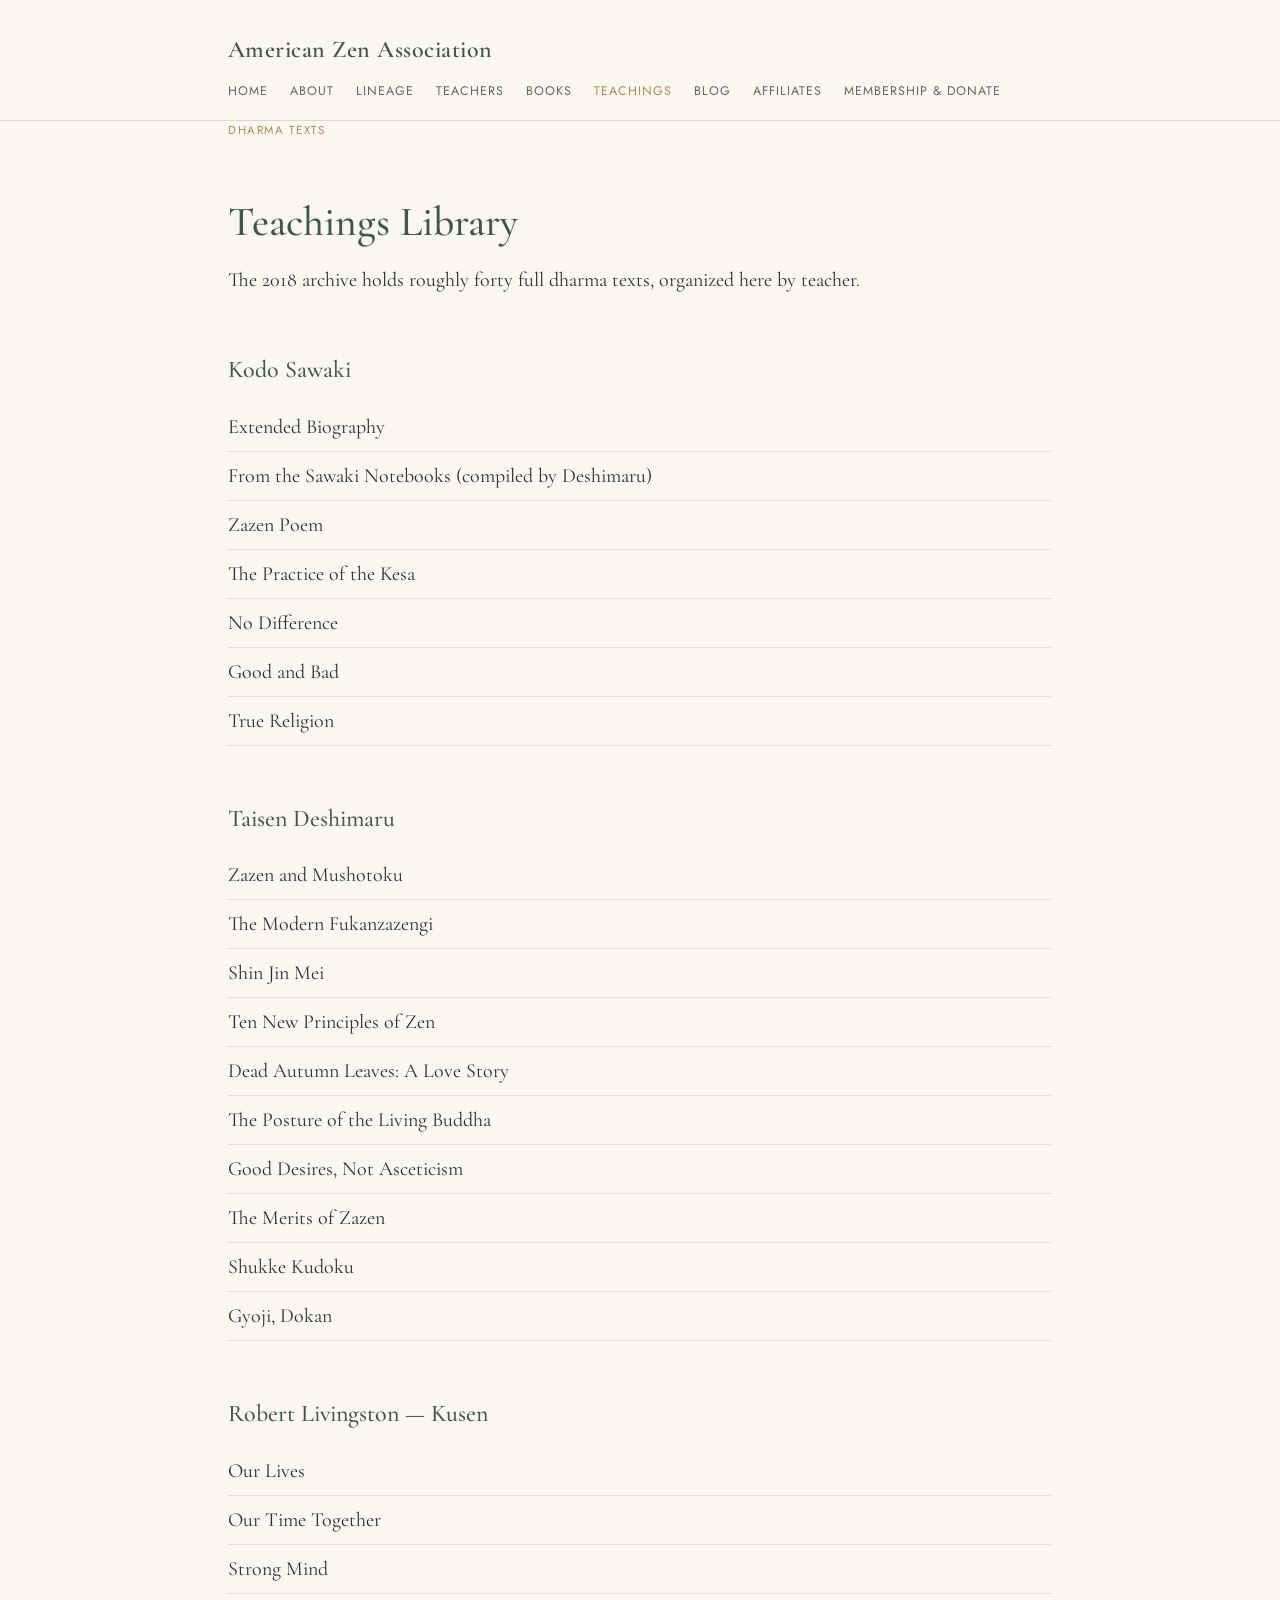
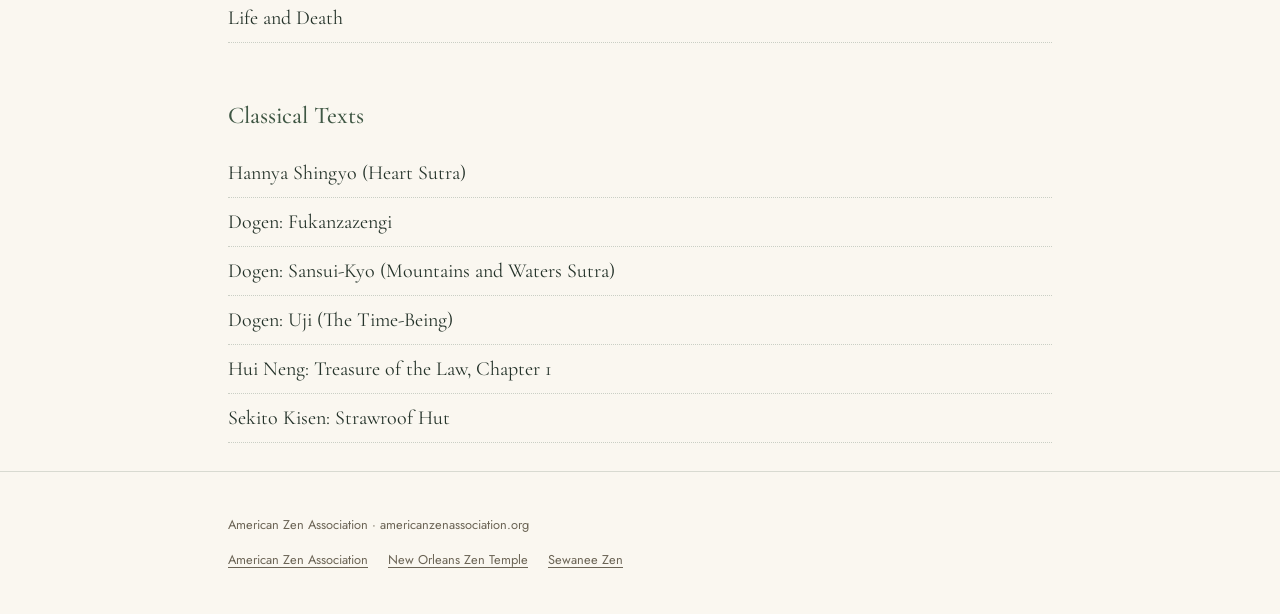
<file: teachings.html>
<!doctype html>
<html lang="en">
<head>
<meta charset="utf-8">
<meta name="viewport" content="width=device-width, initial-scale=1">
<title>Teachings Library · American Zen Association</title>
<meta name="description" content="Dharma Texts — American Zen Association">
<link rel="stylesheet" href="style.css">
</head>
<body>
<header class="site-header">
  <div class="wrap">
    <a class="brand" href="index.html">American Zen Association</a>
    <nav>
      <a href="index.html">Home</a>
      <a href="about.html">About</a>
      <a href="lineage.html">Lineage</a>
      <a href="teachers.html">Teachers</a>
      <a href="books.html">Books</a>
      <a href="teachings.html" class="active">Teachings</a>
      <a href="blog.html">Blog</a>
      <a href="affiliates.html">Affiliates</a>
      <a href="donate.html">Membership & Donate</a>
    </nav>
  </div>
</header>

<main class="wrap">
  <p class="eyebrow">Dharma Texts</p><h1 class="page-title">Teachings Library</h1>
  <div class="content">
  <p>The 2018 archive holds roughly forty full dharma texts, organized here by teacher.</p><h2>Kodo Sawaki</h2><ul class="roster"><li>Extended Biography</li><li>From the Sawaki Notebooks (compiled by Deshimaru)</li><li>Zazen Poem</li><li>The Practice of the Kesa</li><li>No Difference</li><li>Good and Bad</li><li>True Religion</li></ul><h2>Taisen Deshimaru</h2><ul class="roster"><li>Zazen and Mushotoku</li><li>The Modern Fukanzazengi</li><li>Shin Jin Mei</li><li>Ten New Principles of Zen</li><li>Dead Autumn Leaves: A Love Story</li><li>The Posture of the Living Buddha</li><li>Good Desires, Not Asceticism</li><li>The Merits of Zazen</li><li>Shukke Kudoku</li><li>Gyoji, Dokan</li></ul><h2>Robert Livingston — Kusen</h2><ul class="roster"><li>Our Lives</li><li>Our Time Together</li><li>Strong Mind</li><li>Life and Death</li></ul><h2>Classical Texts</h2><ul class="roster"><li>Hannya Shingyo (Heart Sutra)</li><li>Dogen: Fukanzazengi</li><li>Dogen: Sansui-Kyo (Mountains and Waters Sutra)</li><li>Dogen: Uji (The Time-Being)</li><li>Hui Neng: Treasure of the Law, Chapter 1</li><li>Sekito Kisen: Strawroof Hut</li></ul>
  </div>
</main>
<footer class="site-footer">
  <div class="wrap">
    <p>American Zen Association &middot; americanzenassociation.org</p>
    <p class="crosslinks"><a href="https://americanzenassociation.org">American Zen Association</a> <a href="https://neworleanszentemple.org">New Orleans Zen Temple</a> <a href="https://sewaneezen.org">Sewanee Zen</a></p>
  </div>
</footer>
</body>
</html>
</file>
<file: style.css>
@import url('https://fonts.googleapis.com/css2?family=Cormorant+Garamond:ital,wght@0,400;0,500;0,600;1,400&family=Jost:wght@400;500&display=swap');

:root {
  --ink: #25332a; --primary: #3f5744; --accent: #a98a4f;
  --bg: #faf7f0; --bg-alt: #f1ece0;
}
* { box-sizing: border-box; }
html { scroll-behavior: smooth; }
body {
  margin: 0; background: var(--bg); color: var(--ink);
  font-family: 'Cormorant Garamond', Georgia, serif;
  font-size: 20px; line-height: 1.7; -webkit-font-smoothing: antialiased;
}
.wrap { max-width: 880px; margin: 0 auto; padding: 0 28px; }

/* quiet nav, no solid corporate bar */
.site-header { padding: 30px 0 18px; border-bottom: 1px solid rgba(63,87,68,0.18); }
.site-header .wrap { display: flex; justify-content: space-between; align-items: baseline; flex-wrap: wrap; row-gap: 10px; }
.brand { color: var(--primary); text-decoration: none; font-size: 1.5rem; letter-spacing: 0.02em; font-weight: 600; }
nav { display: flex; flex-wrap: wrap; gap: 18px 22px; }
nav a {
  color: var(--ink); text-decoration: none; opacity: 0.72;
  font-family: 'Jost', sans-serif; font-size: 0.78rem; letter-spacing: 0.08em; text-transform: uppercase;
}
nav a:hover, nav a.active { opacity: 1; color: var(--accent); }

main { padding: 0 0 70px; }

/* full-bleed hero on home */
.hero-wrap { position: relative; width: 100%; height: 62vh; min-height: 340px; max-height: 560px; overflow: hidden; margin-bottom: 46px; }
.hero-wrap img { width: 100%; height: 100%; object-fit: cover; filter: saturate(0.92) brightness(0.72); }
.hero-overlay { position: absolute; inset: 0; display: flex; align-items: flex-end; }
.hero-overlay .wrap { padding-bottom: 42px; }
.hero-tagline {
  color: #fbf8f0; font-style: italic; font-weight: 400; font-size: clamp(1.5rem, 3.2vw, 2.35rem);
  max-width: 620px; text-shadow: 0 2px 18px rgba(0,0,0,0.45); margin: 0;
}

h1.page-title { font-weight: 500; font-size: 2.6rem; color: var(--primary); margin: 46px 0 6px; }
.eyebrow { font-family: 'Jost', sans-serif; text-transform: uppercase; letter-spacing: 0.14em; font-size: 0.72rem; color: var(--accent); margin: 0 0 10px; }

.content h2 { font-weight: 500; font-size: 1.5rem; color: var(--primary); margin: 2.2em 0 0.5em; }
.content h3.person { font-weight: 600; font-size: 1.25rem; color: var(--ink); margin: 1.8em 0 0.15em; }
.content .person-meta { font-family: 'Jost', sans-serif; font-size: 0.78rem; letter-spacing: 0.05em; text-transform: uppercase; color: var(--accent); margin: 0 0 0.7em; }
.content p { margin: 0 0 1.15em; }
.lead { font-size: 1.35rem; font-style: italic; color: var(--primary); border-left: 3px solid var(--accent); padding-left: 18px; margin: 0.4em 0 1.6em; }

figure.portrait { float: right; width: 260px; margin: 0 0 20px 28px; }
figure.portrait img { width: 100%; border-radius: 2px; box-shadow: 0 8px 24px rgba(37,51,42,0.18); display: block; }
figure.portrait figcaption { font-family: 'Jost', sans-serif; font-size: 0.72rem; letter-spacing: 0.03em; color: #7d7462; margin-top: 8px; text-align: center; }
.clearfix::after { content: ""; display: table; clear: both; }

.divider { border: none; border-top: 1px solid rgba(63,87,68,0.2); margin: 2.6em 0; }

/* quick-link cards on home */
.card-row { display: grid; grid-template-columns: repeat(auto-fit, minmax(190px,1fr)); gap: 16px; margin: 8px 0 10px; }
.card {
  display: block; text-decoration: none; background: var(--bg-alt); border: 1px solid rgba(63,87,68,0.14);
  border-radius: 3px; padding: 18px 18px 16px; color: var(--ink); transition: border-color 0.15s, transform 0.15s;
}
.card:hover { border-color: var(--accent); transform: translateY(-2px); }
.card .card-title { font-family: 'Jost', sans-serif; font-weight: 500; font-size: 0.86rem; letter-spacing: 0.03em; color: var(--primary); }

/* directory / list-of-people style blocks */
.roster { list-style: none; padding: 0; margin: 0 0 1.4em; }
.roster li { padding: 7px 0; border-bottom: 1px dotted rgba(63,87,68,0.25); }
.roster .role { font-family: 'Jost', sans-serif; font-size: 0.78rem; color: #7d7462; }

.addr-card { background: var(--bg-alt); border-left: 3px solid var(--accent); padding: 14px 18px; margin: 0 0 16px; }
.addr-card .addr-name { font-weight: 600; font-size: 1.1rem; color: var(--primary); }
.addr-card .addr-detail { font-family: 'Jost', sans-serif; font-size: 0.85rem; color: #5a5344; }

.note-soft { font-style: italic; color: #7d7462; font-size: 0.95rem; }

.site-footer { border-top: 1px solid rgba(63,87,68,0.18); padding: 30px 0; margin-top: 20px; font-family: 'Jost', sans-serif; font-size: 0.8rem; color: #6b6455; }
.site-footer .crosslinks a { color: #6b6455; margin-right: 16px; text-decoration: underline; text-underline-offset: 3px; }
.site-footer .crosslinks a:hover { color: var(--accent); }

@media (max-width: 640px) {
  body { font-size: 18px; }
  figure.portrait { float: none; width: 100%; margin: 0 0 20px; }
  h1.page-title { font-size: 2rem; }
}

.info-box { background: var(--bg-alt); border-radius: 4px; padding: 20px 22px; margin: 1.8em 0; }
.info-box h3 { margin-top: 0; }
.plain-list { list-style: none; padding: 0; margin: 0 0 1.4em; }
.plain-list li { padding: 6px 0 6px 20px; position: relative; }
.plain-list li::before { content: "•"; color: var(--accent); position: absolute; left: 0; }
</file>
